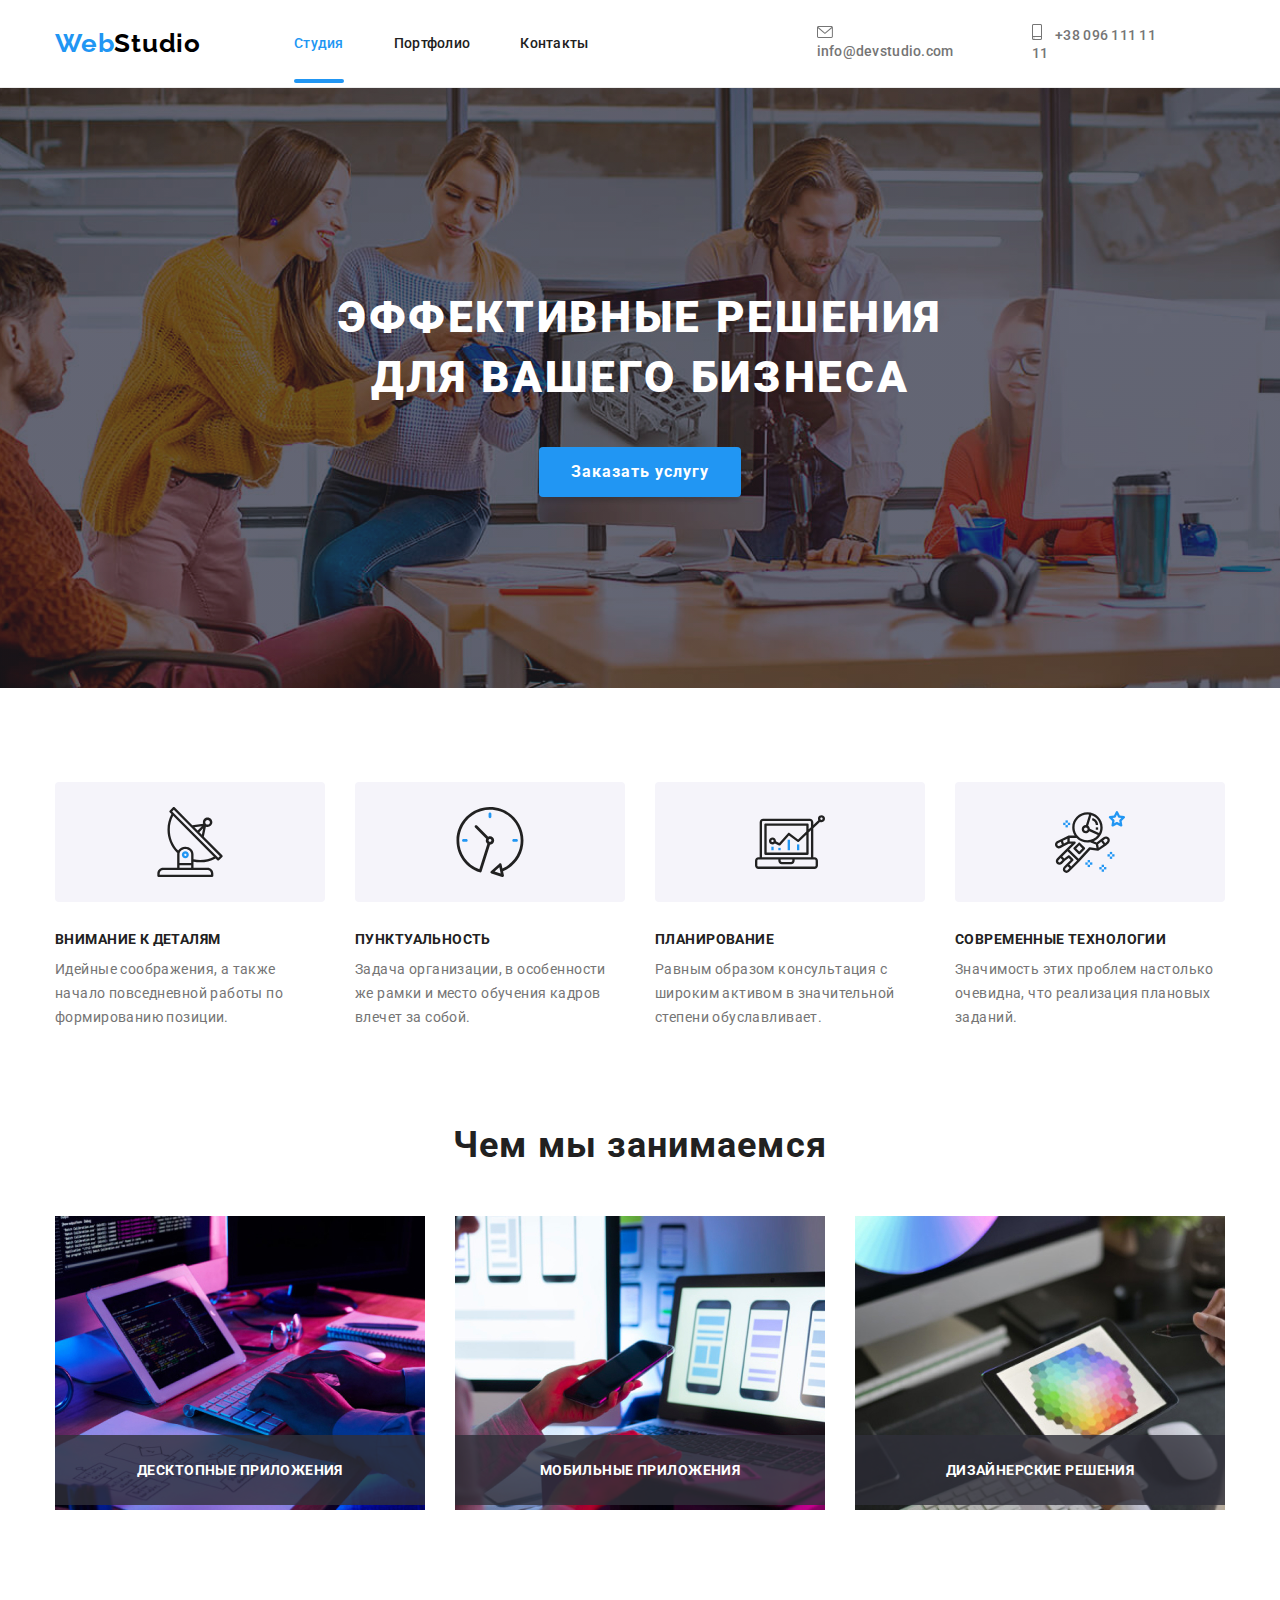
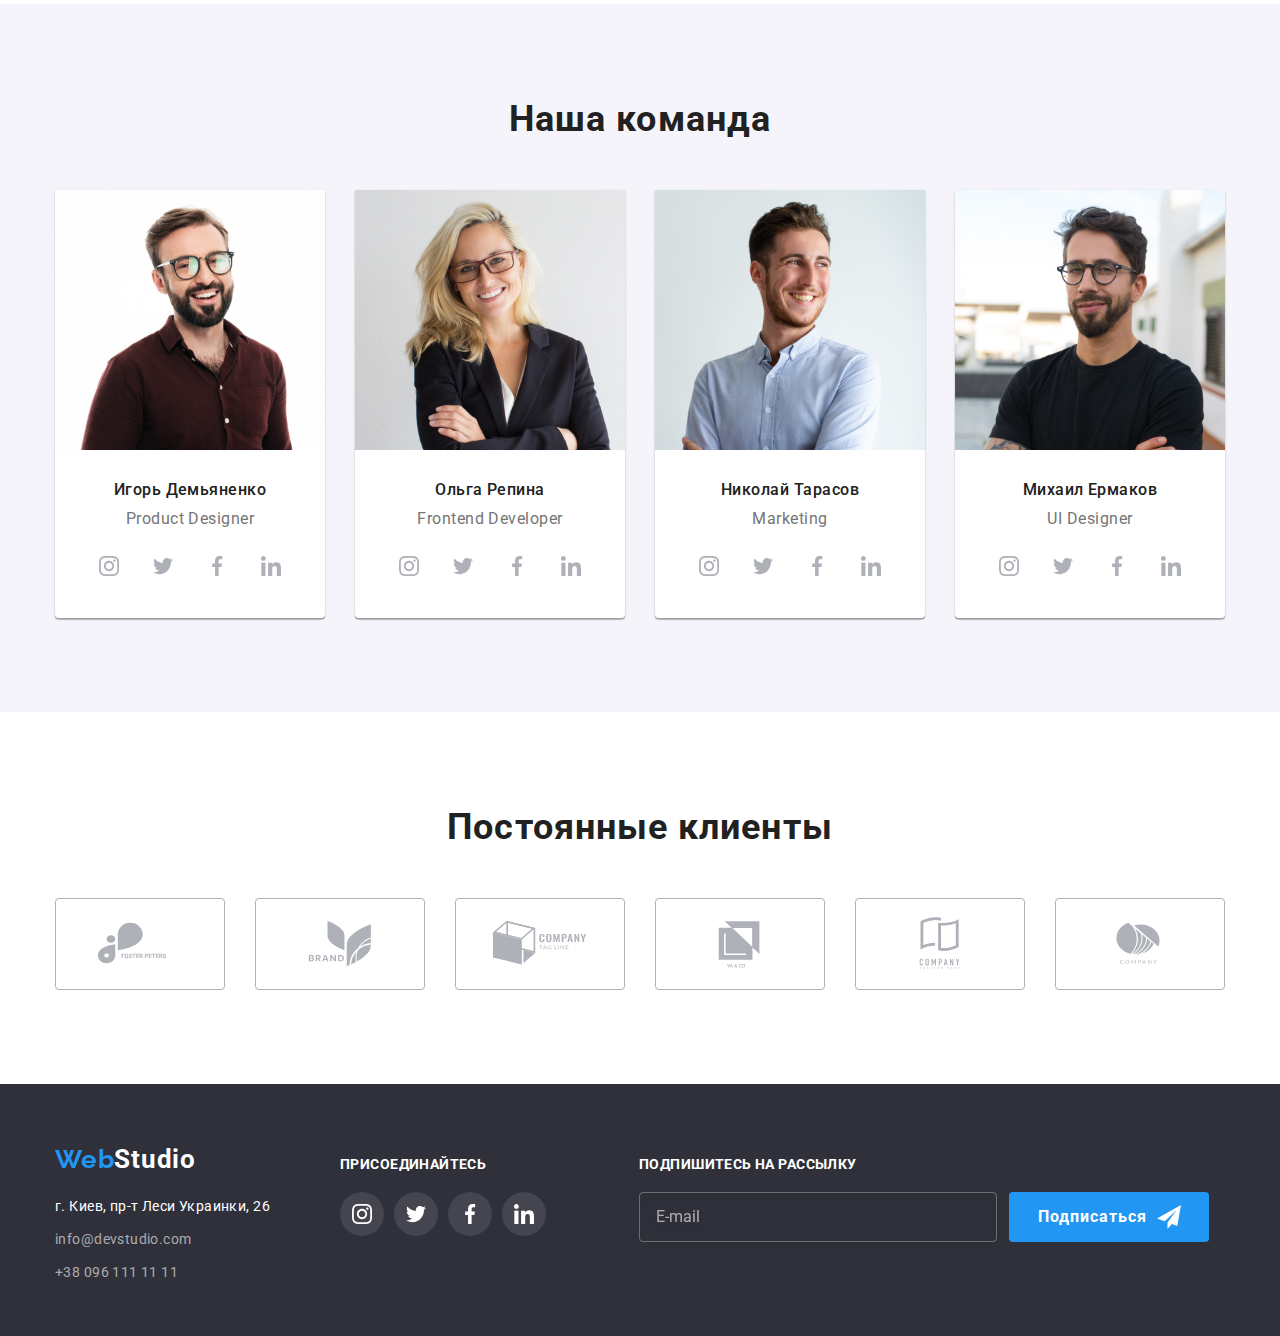
<file: index.html>
<!DOCTYPE html>
<html lang="ru">

<head>
    <meta charset="UTF-8">
    <meta http-equiv="X-UA-Compatible" content="IE=edge">
    <meta name="viewport" content="width=device-width, initial-scale=1.0">
    <title>Document</title>
    <link rel="preconnect" href="https://fonts.googleapis.com">
    <link rel="preconnect" href="https://fonts.gstatic.com" crossorigin>
    <link
        href="https://fonts.googleapis.com/css2?family=Raleway:wght@700&family=Roboto:wght@100;400;500;700;900&display=swap"
        rel="stylesheet">
    <link rel="stylesheet" href="css/modern-normalize.css">
    <link rel="stylesheet" href="css/styles.css">
</head>


<body>
    <!---   Хедер   -->
    <header class="header">
        <div class="header-div container">
            <nav class="header-nav">
                <a class="logo link" href="index.html">Web</a><a class="logo-header-studio link"
                    href="index.html">Studio</a>
                <ul class="header-list list">
                    <li class="header-li">
                        <a href="index.html" class="header-link link current">Студия</a>
                    </li>
                    <li class="header-li">
                        <a href="portfolio.html" class="header-link link">Портфолио</a>
                    </li>
                    <li class="header-li">
                        <a href="index.html" class="header-link link">Контакты</a>
                    </li>
                </ul>
                <div class="header-connect">
                    <ul class="header-list2 list">
                        <li class="header-li2">
                            <a href="mailto:info@devstudio.com" class="header-link2 link">
                                <svg class="header-icon" height="12" width="16">
                                    <use href="./images/icons.svg#icon-envelope"></use>
                                </svg>
                                info@devstudio.com
                            </a>
                        </li>
                        <li class="header-li2">
                            <a href="tel:+380961111111" class="header-link2 link">
                                <svg class="header-icon" height="16" width="10">
                                    <use href="./images/icons.svg#icon-smartphone"></use>
                                </svg>
                                +38 096 111 11 11</a>
                        </li>
                    </ul>
                </div>
            </nav>
        </div>
    </header>

    <main>



        <!---   Шапка    -->
        <section class="motto">
            <div class="motto-div container">
                <h1 class="motto-h1">Эффективные решения для вашего бизнеса</h1>
                <button type="button" class="motto-btn btn" data-modal-open>
                    Заказать услугу</button>
                <div class="backdrop is-hidden" data-modal>
                    <div class="modal-div">
                        <button type="button" class="modal-btn btn" data-modal-close>
                            <svg class="modal-icon" width="10" height="10">
                                <use href="./images/icons.svg#icon-Vector"></use>
                            </svg>
                        </button>
                        <h2 class="modal-h2">Оставьте свои данные, мы вам перезвоним</h2>
                        <form action="#" class="modal-form" >
                            <label for="modal-input" class="modal-label">Имя</label>
                        <div class="modal-input-svg-div">
                              <input 
                              type="text" 
                              class="modal-input"
                              name="user-name"
                              required
                              id="modal-input"
                              >
                            <svg class="modal-input-people-icon">
                              <use 
                                href="./images/icons.svg#icon-People" width="12" height="12">
                              </use>
                            </svg>
                        </div>
                            <label for="modal-input" class="modal-label">Телефон</label>
                        <div class="modal-input-svg-div">
                            <input 
                            type="tel"
                            class="modal-input"
                            required
                           name="user-tel" 
                           id="modal-input"
                            >
                            <svg class="modal-input-smartphone-icon">
                                <use href="./images/icons.svg#modal-smartphone" width="13" height="13"></use>
                            </svg>
                        </div>
                            <label for="modal-input" class="modal-label">Почта</label>
                        <div class="modal-input-svg-div">
                            <input
                             type="email" 
                             class="modal-input"
                             name="user-email"
                             id="modal-input"
                             >
                               <svg class="modal-input-envelope-icon">
                                   <use href="./images/icons.svg#modal-envelope" width="15" height="12"></use>
                               </svg>
                        </div>
                            <label for="comment" class="modal-label">Комментарий</label>
                             <textarea 
                             class="modal-textarea"
                             name="comment"
                             placeholder="Введите текст"
                             ></textarea>
                                
                             <div class="modal-checkbox-div">
                             <input 
                             type="checkbox" 
                             name="checkbox" 
                             value="done" 
                             class="modal-checkbox visually-hidden"
                             id="modal-checkbox"
                             required>
                             <label for="modal-checkbox" class="modal-checkbox-label">
                                Соглашаюсь с рассылкой и принимаю&nbsp;<a href="index.html" class="checkbox-link">Условия договора</a>
                             </label>
                            </div>
                            <div class="modal-submit-btn-div">
                                <button type="submit" class="modal-submit-btn btn">Отправить</button>
                            </div>
                            </form>
                            
                    </div>

                </div>
        </section>


        <!---   Гарантии    -->
        <section class="desctiption-div description">
            <div class="container">
                <ul class="description-list list">
                    <li class="desctiption-li">
                        <div class="desctiption-div-icon">
                            <svg class="description-icon" width="70" height="70">
                                <use href="./images/icons.svg#icon-antenna"></use>
                            </svg>
                        </div>
                        <h3 class="description-h3">
                            Внимание к деталям</h3>
                        <p class="description-p">Идейные соображения, а также начало повседневной работы по формированию
                            позиции.</p>
                    </li>
                    <li class="desctiption-li">
                        <div class="desctiption-div-icon">
                            <svg class="description-icon" width="70" height="70">
                                <use href="./images/icons.svg#icon-clock"></use>
                            </svg>
                        </div>
                        <h3 class="description-h3">
                            Пунктуальность</h3>
                        <p class="description-p">Задача организации, в особенности же рамки и место обучения кадров
                            влечет
                            за собой.</p>
                    </li>
                    <li class="desctiption-li">
                        <div class="desctiption-div-icon">
                            <svg class="description-icon" width="70" height="70">
                                <use href="./images/icons.svg#icon-diagram"></use>
                            </svg>
                        </div>
                        <h3 class="description-h3">
                            Планирование</h3>
                        <p class="description-p">Равным образом консультация с широким активом в значительной степени
                            обуславливает.</p>
                    </li>
                    <li class="desctiption-li">
                        <div class="desctiption-div-icon">
                            <svg class="description-icon" width="70" height="70">
                                <use href="./images/icons.svg#icon-astronaut"></use>
                            </svg>
                        </div>
                        <h3 class="description-h3">
                            Современные технологии</h3>
                        <p class="description-p">Значимость этих проблем настолько очевидна, что реализация плановых
                            заданий.</p>
                    </li>
                </ul>
            </div>
            </div>
        </section>


        <!---   Чем мы занимаемся   -->
        <section class="photo">
            <div class="container">
                <h2 class="photo-h2">Чем мы занимаемся</h2>
                <ul class="photo-list list">
                    <li class="photo-li">
                        <img class="photo-img" src="./images/img2.jpg" width="370" height="294"
                            alt="Клавиатура и планшет">
                        <div class="photo-h3-div">
                            <h3 class="photo-h3">Десктопные приложения</h3>
                        </div>
                    </li>
                    <li class="photo-li">
                        <img class="photo-img" src="./images/img1.jpg" width="370" height="294" alt="Телефон">
                        <div class="photo-h3-div">
                            <h3 class="photo-h3">Мобильные приложения</h3>
                        </div>
                    </li>
                    <li class="photo-li">
                        <img class="photo-img" src="./images/img.jpg" width="370" height="294" alt="Планшет">
                        <div class="photo-h3-div">
                            <h3 class="photo-h3">Дизайнерские решения</h3>
                        </div>
                    </li>
                </ul>
        </section>


        <!---   Наша команда    -->
        <section class="team">
            <div class="container">
                <h2 class="team-h2">Наша команда</h2>
                <ul class="team-list list">
                    <li class="team-li "><img class="team-img" src="./images/img3.jpg" width="270" height="260"
                            alt="Игорь Демьяненко">
                        <div class="team-li-div">
                            <h3 class="team-h3">Игорь Демьяненко</h3>
                            <p class="team-p" lang="en">Product Designer</p>
                            <ul class="team-icon-list list">
                                <li class="team-icon-li">
                                    <a href="" class="team-icon-link">
                                        <svg class="team-icon" width="20" height="20">
                                            <use href="./images/icons.svg#icon-instagram"></use>
                                        </svg>
                                    </a>
                                </li>
                                <li class="team-icon-li">
                                    <a href="" class="team-icon-link">
                                        <svg class="team-icon" width="20" height="20">
                                            <use href="./images/icons.svg#icon-twitter"></use>
                                        </svg>
                                    </a>
                                </li>
                                <li class="team-icon-li">
                                    <a href="" class="team-icon-link">
                                        <svg class="team-icon" width="20" height="20">
                                            <use href="./images/icons.svg#icon-facebook"></use>
                                        </svg>
                                    </a>
                                </li>
                                <li class="team-icon-li">
                                    <a href="" class="team-icon-link">
                                        <svg class="team-icon" width="20" height="20">
                                            <use href="./images/icons.svg#icon-linkedin"></use>
                                        </svg>
                                    </a>
                                </li>
                            </ul>
                    </li>
                    <li class="team-li ">
                        <img class="team-img" src="./images/img4.jpg" width="270" height="260" alt="Ольга Репина">
                        <div class="team-li-div">
                            <h3 class="team-h3">Ольга Репина</h3>
                            <p class="team-p" lang="en">Frontend Developer</p>
                            <ul class="team-icon-list list">
                                <li class="team-icon-li">
                                    <a href="" class="team-icon-link">
                                        <svg class="team-icon" width="20" height="20">
                                            <use href="./images/icons.svg#icon-instagram"></use>
                                        </svg>
                                    </a>
                                </li>
                                <li class="team-icon-li">
                                    <a href="" class="team-icon-link">
                                        <svg class="team-icon" width="20" height="20">
                                            <use href="./images/icons.svg#icon-twitter"></use>
                                        </svg>
                                    </a>
                                </li>
                                <li class="team-icon-li">
                                    <a href="" class="team-icon-link">
                                        <svg class="team-icon" width="20" height="20">
                                            <use href="./images/icons.svg#icon-facebook"></use>
                                        </svg>
                                    </a>
                                </li>
                                <li class="team-icon-li">
                                    <a href="" class="team-icon-link">
                                        <svg class="team-icon" width="20" height="20">
                                            <use href="./images/icons.svg#icon-linkedin"></use>
                                        </svg>
                                    </a>
                                </li>
                            </ul>
                        </div>
                    </li>
                    <li class="team-li "><img class="team-img" src="./images/img5.jpg" width="270" height="260"
                            alt="Николай Тарасов">
                        <div class="team-li-div">
                            <h3 class="team-h3">Николай Тарасов</h3>
                            <p class="team-p" lang="en">Marketing</p>
                            <ul class="team-icon-list list">
                                <li class="team-icon-li">
                                    <a href="" class="team-icon-link">
                                        <svg class="team-icon" width="20" height="20">
                                            <use href="./images/icons.svg#icon-instagram"></use>
                                        </svg>
                                    </a>
                                </li>
                                <li class="team-icon-li">
                                    <a href="" class="team-icon-link">
                                        <svg class="team-icon" width="20" height="20">
                                            <use href="./images/icons.svg#icon-twitter"></use>
                                        </svg>
                                    </a>
                                </li>
                                <li class="team-icon-li">
                                    <a href="" class="team-icon-link">
                                        <svg class="team-icon" width="20" height="20">
                                            <use href="./images/icons.svg#icon-facebook"></use>
                                        </svg>
                                    </a>
                                </li>
                                <li class="team-icon-li">
                                    <a href="" class="team-icon-link">
                                        <svg class="team-icon" width="20" height="20">
                                            <use href="./images/icons.svg#icon-linkedin"></use>
                                        </svg>
                                    </a>
                                </li>
                            </ul>
                        </div>
                    </li>
                    <li class="team-li "><img class="team-img" src="./images/img6.jpg" width="270" height="260"
                            alt="Михаил Ермаков">
                        <div class="team-li-div">
                            <h3 class="team-h3">Михаил Ермаков</h3>
                            <p class="team-p" lang="en">UI Designer</p>
                            <ul class="team-icon-list list">
                                <li class="team-icon-li">
                                    <a href="" class="team-icon-link">
                                        <svg class="team-icon" width="20" height="20">
                                            <use href="./images/icons.svg#icon-instagram"></use>
                                        </svg>
                                    </a>
                                </li>
                                <li class="team-icon-li">
                                    <a href="" class="team-icon-link">
                                        <svg class="team-icon" width="20" height="20">
                                            <use href="./images/icons.svg#icon-twitter"></use>
                                        </svg>
                                    </a>
                                </li>
                                <li class="team-icon-li">
                                    <a href="" class="team-icon-link">
                                        <svg class="team-icon" width="20" height="20">
                                            <use href="./images/icons.svg#icon-facebook"></use>
                                        </svg>
                                    </a>
                                </li>
                                <li class="team-icon-li">
                                    <a href="" class="team-icon-link">
                                        <svg class="team-icon" width="20" height="20">
                                            <use href="./images/icons.svg#icon-linkedin"></use>
                                        </svg>
                                    </a>
                                </li>
                            </ul>
                        </div>
                    </li>
                </ul>
            </div>
        </section>

        <section class="clients">
            <div class="clients-div container">
                <h2 class="clients-h2">Постоянные клиенты</h2>
                <ul class="clients-list list">
                    <li class="clients-li">
                        <a class="clients-icon-link" href="">
                            <svg class="clients-icon" width="106" height="60">
                                <use href="./images/icons.svg#icon-Logo"></use>
                            </svg>
                        </a>
                    </li>
                    <li class="clients-li">
                        <a class="clients-icon-link" href="">
                            <svg class="clients-icon" width="106" height="60">
                                <use href="./images/icons.svg#icon-Logo1"></use>
                            </svg>
                        </a>
                    </li>
                    <li class="clients-li">
                        <a class="clients-icon-link" href="">
                            <svg class="clients-icon" width="106" height="60">
                                <use href="./images/icons.svg#icon-Logo2"></use>
                            </svg>
                        </a>
                    </li>
                    <li class="clients-li">
                        <a class="clients-icon-link" href="">
                            <svg class="clients-icon" width="106" height="60">
                                <use href="./images/icons.svg#icon-Logo3"></use>
                            </svg>
                        </a>
                    </li>
                    <li class="clients-li">
                        <a class="clients-icon-link" href="">
                            <svg class="clients-icon" width="106" height="60">
                                <use href="./images/icons.svg#icon-Logo4"></use>
                            </svg>
                        </a>
                    </li>
                    <li class="clients-li">
                        <a class="clients-icon-link" href="">
                            <svg class="clients-icon" width="106" height="60">
                                <use href="./images/icons.svg#icon-Logo5"></use>
                            </svg>
                        </a>
                    </li>
                </ul>
            </div>


        </section>

    </main>
    <!---   Футер    -->
    <footer class="footer">
    <div class="footer-div container">
        <div class="footer-div-address">   
          <span class="footer-logo"><a href="index.html" class="logo link">Web</a><a class="logo-footer-studio link"
                    href="index.html">Studio</a></span>
            <address class="footer-address">
                <ul class="footer-list list">
                    <li class="footer-li"><a class="footer-location link"
                            href="https://www.google.com.ua/maps/place/%D0%B1%D1%83%D0%BB%D1%8C%D0%B2%D0%B0%D1%80+%D0%9B%D0%B5%D1%81%D1%96+%D0%A3%D0%BA%D1%80%D0%B0%D1%97%D0%BD%D0%BA%D0%B8,+26,+%D0%9A%D0%B8%D1%97%D0%B2,+02000/@50.4265841,30.5361971,17z/data=!4m13!1m7!3m6!1s0x40d4cf0e033ecbe9:0x57a4dffefec77da0!2z0LHRg9C70YzQstCw0YAg0JvQtdGB0ZYg0KPQutGA0LDRl9C90LrQuCwgMjYsINCa0LjRl9CyLCAwMjAwMA!3b1!8m2!3d50.4265807!4d30.5383858!3m4!1s0x40d4cf0e033ecbe9:0x57a4dffefec77da0!8m2!3d50.4265807!4d30.5383858">
                            г. Киев, пр-т Леси Украинки, 26</a></li>
                    <li class="footer-li"><a class="footer-link link"
                            href="mailto:info@devstudio.com">info@devstudio.com</a></li>
                    <li class="footer-li"><a class="footer-link link" href="tel:+380961111111">+38 096 111 11 11</a>
                    </li>
                </ul>
            </address>
        </div>
        <div class="footer-icon-div">
            <h3 class="footer-h3">
                ПРИСОЕДИНАЙТЕСЬ
            </h3>
            <ul class="footer-icon-list list">
                <li class="footer-icon-li">
                    <a href="" class="footer-icon-link">
                        <svg class="footer-icon" width="20" height="20">
                            <use href="./images/icons.svg#icon-instagram"></use>
                        </svg>
                    </a>
                </li>
                <li class="footer-icon-li">
                    <a href="" class="footer-icon-link">
                        <svg class="footer-icon" width="20" height="20">
                            <use href="./images/icons.svg#icon-twitter"></use>
                        </svg>
                    </a>
                </li>
                <li class="footer-icon-li">
                    <a href="" class="footer-icon-link">
                        <svg class="footer-icon" width="20" height="20">
                            <use href="./images/icons.svg#icon-facebook"></use>
                        </svg>
                    </a>
                </li>
                <li class="footer-icon-li">
                    <a href="" class="footer-icon-link">
                        <svg class="footer-icon" width="20" height="20">
                            <use href="./images/icons.svg#icon-linkedin"></use>
                        </svg>
                    </a>
                </li>
            </ul>
        </div>
        <div class="footer-input-div">
            <h3 class="footer-input-h3">Подпишитесь на рассылку</h3>
         <form action="" class="footer-input-form">
            <input 
                type="email" 
                class="footer-input"
                name="user-email"
                placeholder="E-mail"
                required></input>
                <button class="footer-input-btn btn" type="submit">
                    Подписаться
             <svg class="footer-input-icon" width="24" height="24">
                <use href="./images/icons.svg#icon-send"></use>
             </svg>
                </button>
         </form>        
        </div>
    </div>
    </footer>
    <script src="./js/modal.js"></script>
</body>

</html>
</file>
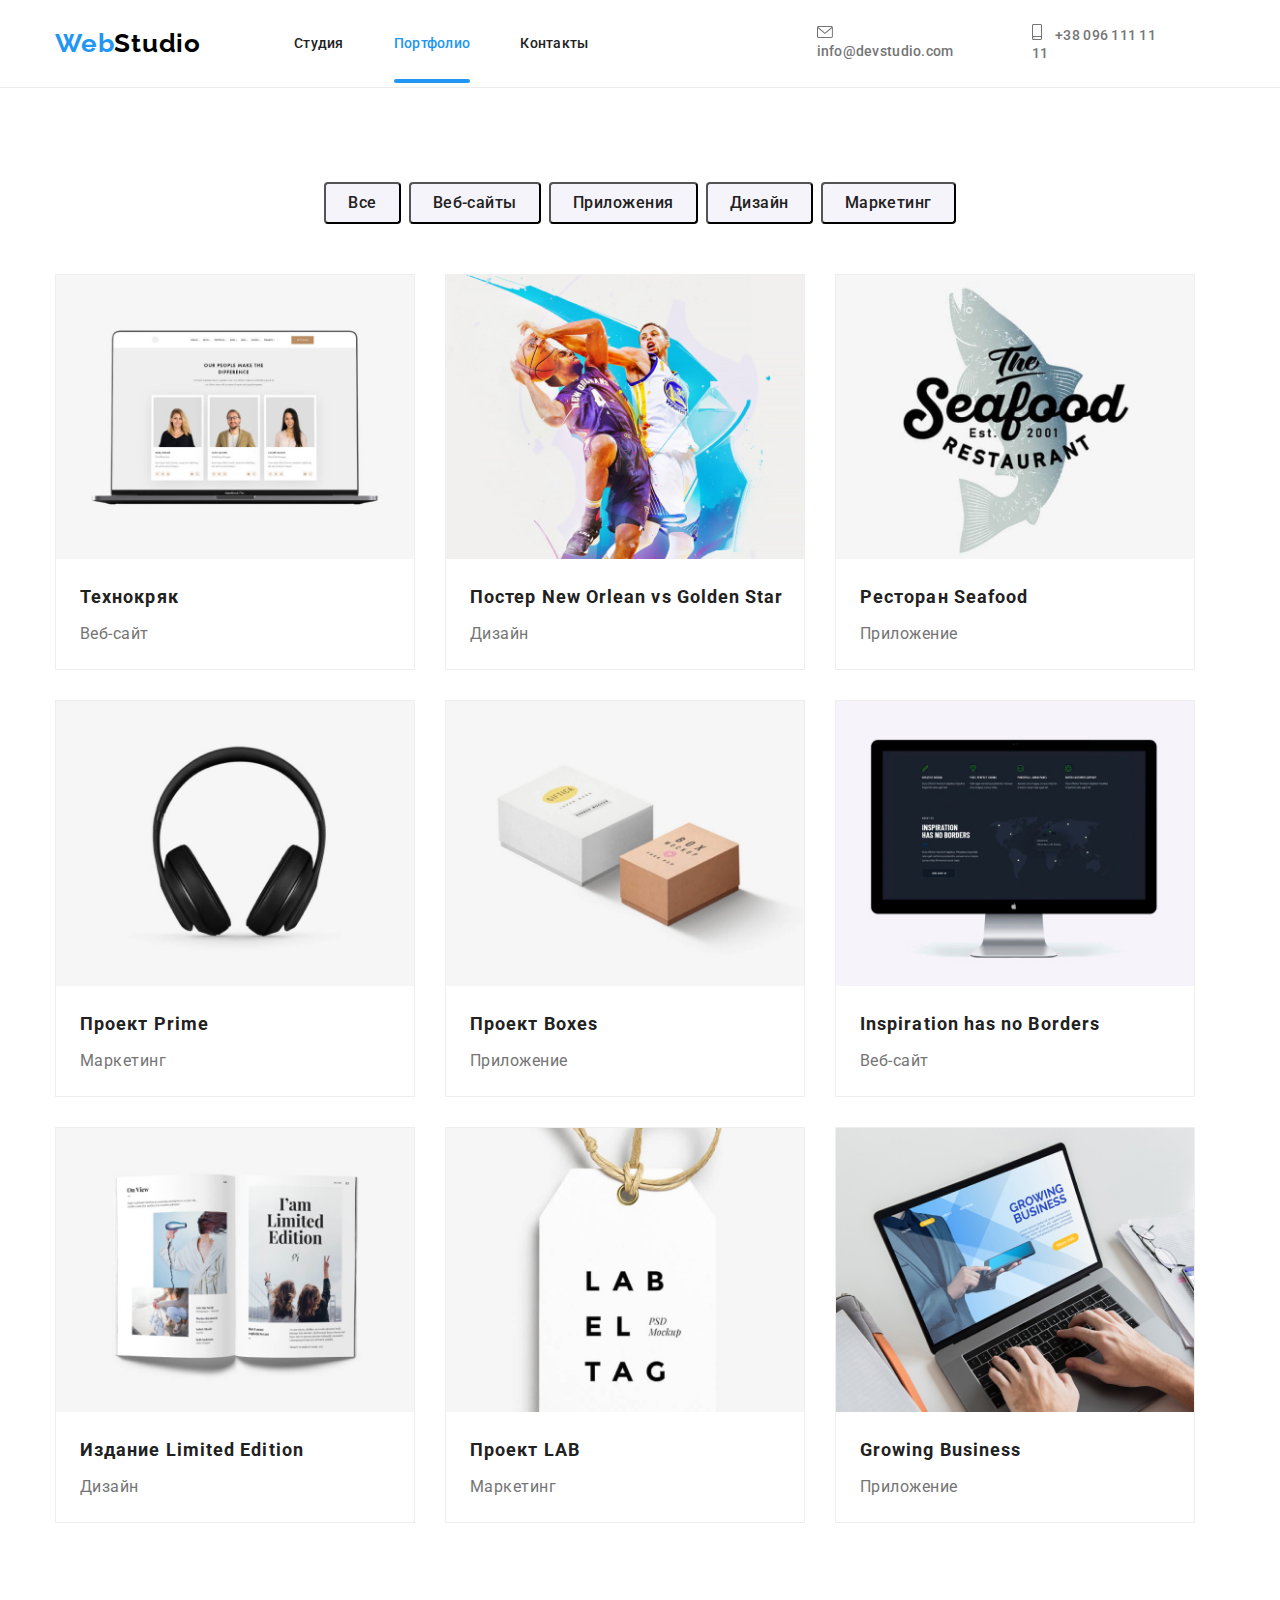
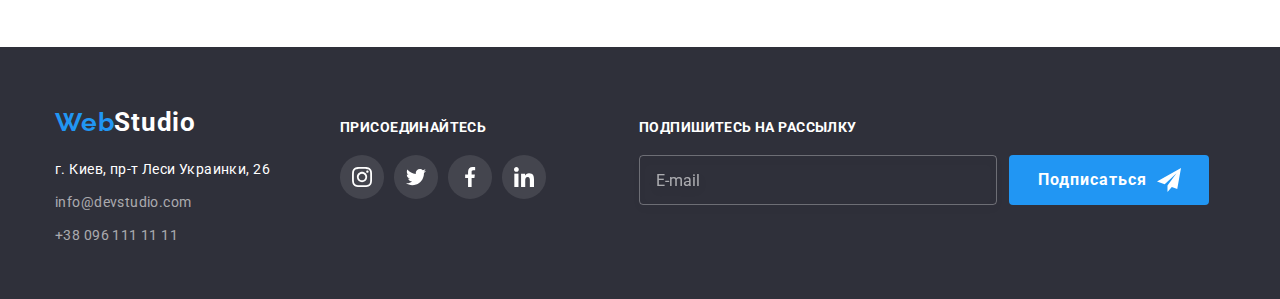
<file: portfolio.html>
<!DOCTYPE html>
<html lang="en">

<head>
    <meta charset="UTF-8">
    <meta http-equiv="X-UA-Compatible" content="IE=edge">
    <meta name="viewport" content="width=device-width, initial-scale=1.0">
    <title>Document</title>
    <link rel="preconnect" href="https://fonts.googleapis.com">
    <link rel="preconnect" href="https://fonts.gstatic.com" crossorigin>
    <link
        href="https://fonts.googleapis.com/css2?family=Raleway:wght@700&family=Roboto:wght@100;400;500;700;900&display=swap"
        rel="stylesheet">
    <link rel="stylesheet" href="css/modern-normalize.css">
    <link rel="stylesheet" href="css/styles.css">
</head>

<body>

    <!---   Хедер   -->
    <header class="header">
        <div class="header-div container">
            <nav class="header-nav">
                <a class="logo link" href="index.html">Web</a><a class="logo-header-studio link"
                    href="index.html">Studio</a>
                <ul class="header-list list">
                    <li class="header-li"><a href="index.html" class="header-link link">Студия</a></li>
                    <li class="header-li"><a href="portfolio.html" class="header-link link current">Портфолио</a></li>
                    <li class="header-li"><a href="index.html" class="header-link link">Контакты</a></li>
                </ul>
                <div class="header-connect">
                    <ul class="header-list2 list">
                        <li class="header-li2">
                            <a href="mailto:info@devstudio.com" class="header-link2 link">
                                <svg class="header-icon" height="12" width="16">
                                    <use href="./images/icons.svg#icon-envelope"></use>
                                </svg>
                                info@devstudio.com
                            </a>
                        </li>
                        <li class="header-li2">
                            <a href="tel:+380961111111" class="header-link2 link">
                                <svg class="header-icon" height="16" width="10">
                                    <use href="./images/icons.svg#icon-smartphone"></use>
                                </svg>
                                +38 096 111 11 11</a>
                        </li>
                    </ul>
                </div>
            </nav>
        </div>
    </header>

    <main>



        <!-- Главный контент -->
        <section class="maincontant">
            <div class="maincontant-div container">
                <ul class="nav-list list">
                    <li class="nav-li"><button class="nav-btn btn" type="button">Все</button></li>
                    <li class="nav-li"><button class="nav-btn btn" type="button">Веб-сайты</button></li>
                    <li class="nav-li"><button class="nav-btn btn" type="button">Приложения</button></li>
                    <li class="nav-li"><button class="nav-btn btn" type="button">Дизайн</button></li>
                    <li class="nav-li"><button class="nav-btn btn" type="button">Маркетинг</button></li>
                </ul>
                <ul class="maincontant-list list">
                    <li class="maincontant-li">
                        <a href="" class="maincontant-link link">
                        <div class="maincontant-div-img">
                        <img class="maincontant-img" src="./images/pcr.jpg" alt="Ноутбук" width="370" height="294">
                        <p class="maincontant-overflow-p">
                            Технокряк это современная площадка распространения коронавируса. Компании используют эту платформу для цифрового
                        шпионажа и атак на защищённые сервера конкурентов.
                    </p>    
                </div>
                        <div class="maincontant-div-li">
                            <h3 class="maincontant-h3">Технокряк</h3>
                            <p class="maincontant-p">Веб-сайт</p>
                        </div>
                        </a>
                    </li>
                    <li class="maincontant-li">
                        <a href="" class="maincontant-link link">
                            <div class="maincontant-div-img">
                        <img class="maincontant-img" src="./images/pcr1.jpg" alt="Лого баскетбол" width="370"
                            height="294">
                            <p class="maincontant-overflow-p">
                                Lorem ipsum dolor sit amet consectetur adipisicing elit. Vel alias modi similique praesentium officia quo accusantium,
                                ut inventore saepe eius maxime aspernatur optio nulla cumque molestiae hic, nesciunt rem id!
                            </p>
                            </div>
                        <div class="maincontant-div-li">
                            <h3 class="maincontant-h3">Постер New Orlean vs Golden Star</h3>
                            <p class="maincontant-p">Дизайн</p>
                        </div>
                        </a>
                    </li>
                    <li class="maincontant-li">
                        <a href="" class="maincontant-link link">
                            <div class="maincontant-div-img">
                        <img class="maincontant-img" src="./images/pcr2.jpg" alt="Лого акула" width="370" height="294">                        
                        <p class="maincontant-overflow-p">
                            Lorem ipsum dolor sit amet consectetur adipisicing elit. Vel alias modi similique praesentium officia quo accusantium,
                            ut inventore saepe eius maxime aspernatur optio nulla cumque molestiae hic, nesciunt rem id!
                        </p>
                        </div>
                        <div class="maincontant-div-li">
                            <h3 class="maincontant-h3">Ресторан Seafood</h3>
                            <p class="maincontant-p">Приложение</p>
                        </div>
                    </a>
                    </li>
                    <li class="maincontant-li">
                        <a href="" class="maincontant-link link">
                            <div class="maincontant-div-img">
                        <img class="maincontant-img" src="./images/pcr3.jpg" alt="Наушники" width="370" height="294">
                        <p class="maincontant-overflow-p">
                            Lorem ipsum dolor sit amet consectetur adipisicing elit. Vel alias modi similique praesentium officia quo accusantium,
                            ut inventore saepe eius maxime aspernatur optio nulla cumque molestiae hic, nesciunt rem id!
                        </p>
                        </div>
                        <div class="maincontant-div-li">
                            <h3 class="maincontant-h3">Проект Prime</h3>
                            <p class="maincontant-p">Маркетинг</p>
                        </div>
                        </a>
                    </li>
                    <li class="maincontant-li">
                        <a href="" class="maincontant-link link">
                            <div class="maincontant-div-img">
                        <img class="maincontant-img" src="./images/pcr4.jpg" alt="Коробки" width="370" height="294">
                        <p class="maincontant-overflow-p">
                            Lorem ipsum dolor sit amet consectetur adipisicing elit. Vel alias modi similique praesentium officia quo accusantium,
                            ut inventore saepe eius maxime aspernatur optio nulla cumque molestiae hic, nesciunt rem id!
                        </p>
                        </div>
                        <div class="maincontant-div-li">
                            <h3 class="maincontant-h3">Проект Boxes</h3>
                            <p class="maincontant-p">Приложение</p>
                        </div>
                        </a>
                    </li>
                    <li class="maincontant-li">
                        <a href="" class="maincontant-link link">
                            <div class="maincontant-div-img">
                        <img class="maincontant-img" src="./images/pcr5.jpg" alt="Монитор" width="370" height="294">
                        <p class="maincontant-overflow-p">
                            Lorem ipsum dolor sit amet consectetur adipisicing elit. Vel alias modi similique praesentium officia quo accusantium,
                            ut inventore saepe eius maxime aspernatur optio nulla cumque molestiae hic, nesciunt rem id!
                        </p>
                        </div>
                        <div class="maincontant-div-li">
                            <h3 class="maincontant-h3">Inspiration has no Borders</h3>
                            <p class="maincontant-p">Веб-сайт</p>
                        </div>
                        </a>
                    </li>
                    <li class="maincontant-li">
                        <a href="" class="maincontant-link link">
                            <div class="maincontant-div-img">
                        <img class="maincontant-img" src="./images/pcr6.jpg" alt="Книга" width="370" height="294">
                        <p class="maincontant-overflow-p">
                            Lorem ipsum dolor sit amet consectetur adipisicing elit. Vel alias modi similique praesentium officia quo accusantium,
                            ut inventore saepe eius maxime aspernatur optio nulla cumque molestiae hic, nesciunt rem id!
                        </p>      
                        </div>
                        <div class="maincontant-div-li">
                            <h3 class="maincontant-h3">Издание Limited Edition</h3>
                            <p class="maincontant-p">Дизайн</p>
                        </div>
                        </a>
                    </li>
                    <li class="maincontant-li">
                        <a href="" class="maincontant-link link">
                            <div class="maincontant-div-img">
                        <img class="maincontant-img" src="./images/pcr7.jpg" alt="Цепь" width="370" height="294">
                        <p class="maincontant-overflow-p">
                            Lorem ipsum dolor sit amet consectetur adipisicing elit. Vel alias modi similique praesentium officia quo accusantium,
                            ut inventore saepe eius maxime aspernatur optio nulla cumque molestiae hic, nesciunt rem id!
                        </p>
                        </div>
                        <div class="maincontant-div-li">
                            <h3 class="maincontant-h3">Проект LAB</h3>
                            <p class="maincontant-p">Маркетинг</p>
                        </div>
                        </a>
                    </li>
                    <li class="maincontant-li">
                        <a href="" class="maincontant-link link">
                            <div class="maincontant-div-img">
                        <img class="maincontant-img" src="./images/pcr8.jpg" alt="Ноутбук" width="370" height="294">
                        <p class="maincontant-overflow-p">
                            Lorem ipsum dolor sit amet consectetur adipisicing elit. Vel alias modi similique praesentium officia quo accusantium,
                            ut inventore saepe eius maxime aspernatur optio nulla cumque molestiae hic, nesciunt rem id!
                        </p>
                        </div>
                        <div class="maincontant-div-li">
                            <h3 class="maincontant-h3">Growing Business</h3>
                            <p class="maincontant-p">Приложение</p>
                        </div>
                        </a>
                    </li>
                </ul>
            </div>
        </section>


    </main>
    <!---   Футер    -->
    <footer class="footer">
        <div class="footer-div container">
            <div class="footer-div-address">
                <span class="footer-logo"><a href="index.html" class="logo link">Web</a><a class="logo-footer-studio link"
                        href="index.html">Studio</a></span>
                <address class="footer-address">
                    <ul class="footer-list list">
                        <li class="footer-li"><a class="footer-location link"
                                href="https://www.google.com.ua/maps/place/%D0%B1%D1%83%D0%BB%D1%8C%D0%B2%D0%B0%D1%80+%D0%9B%D0%B5%D1%81%D1%96+%D0%A3%D0%BA%D1%80%D0%B0%D1%97%D0%BD%D0%BA%D0%B8,+26,+%D0%9A%D0%B8%D1%97%D0%B2,+02000/@50.4265841,30.5361971,17z/data=!4m13!1m7!3m6!1s0x40d4cf0e033ecbe9:0x57a4dffefec77da0!2z0LHRg9C70YzQstCw0YAg0JvQtdGB0ZYg0KPQutGA0LDRl9C90LrQuCwgMjYsINCa0LjRl9CyLCAwMjAwMA!3b1!8m2!3d50.4265807!4d30.5383858!3m4!1s0x40d4cf0e033ecbe9:0x57a4dffefec77da0!8m2!3d50.4265807!4d30.5383858">
                                г. Киев, пр-т Леси Украинки, 26</a></li>
                        <li class="footer-li"><a class="footer-link link"
                                href="mailto:info@devstudio.com">info@devstudio.com</a></li>
                        <li class="footer-li"><a class="footer-link link" href="tel:+380961111111">+38 096 111 11 11</a>
                        </li>
                    </ul>
                </address>
            </div>
            <div class="footer-icon-div">
                <h3 class="footer-h3">
                    ПРИСОЕДИНАЙТЕСЬ
                </h3>
                <ul class="footer-icon-list list">
                    <li class="footer-icon-li">
                        <a href="" class="footer-icon-link">
                            <svg class="footer-icon" width="20" height="20">
                                <use href="./images/icons.svg#icon-instagram"></use>
                            </svg>
                        </a>
                    </li>
                    <li class="footer-icon-li">
                        <a href="" class="footer-icon-link">
                            <svg class="footer-icon" width="20" height="20">
                                <use href="./images/icons.svg#icon-twitter"></use>
                            </svg>
                        </a>
                    </li>
                    <li class="footer-icon-li">
                        <a href="" class="footer-icon-link">
                            <svg class="footer-icon" width="20" height="20">
                                <use href="./images/icons.svg#icon-facebook"></use>
                            </svg>
                        </a>
                    </li>
                    <li class="footer-icon-li">
                        <a href="" class="footer-icon-link">
                            <svg class="footer-icon" width="20" height="20">
                                <use href="./images/icons.svg#icon-linkedin"></use>
                            </svg>
                        </a>
                    </li>
                </ul>
            </div>
            <div class="footer-input-div">
                <h3 class="footer-input-h3">Подпишитесь на рассылку</h3>
                <form action="" class="footer-input-form">
                    <input type="email" class="footer-input" name="user-email" placeholder="E-mail" required></input>
                    <button class="footer-input-btn btn" type="submit">
                        Подписаться
                        <svg class="footer-input-icon" width="24" height="24">
                            <use href="./images/icons.svg#icon-send"></use>
                        </svg>
                    </button>
                </form>
            </div>
        </div>
    </footer>
</body>

</html>
</file>
<file: css/styles.css>
/* ОБЩИЕ КЛАССЫ */
body {
  background: #e5e5e5;
  font-family: Roboto;
}
.btn {
  cursor: pointer;
}
.list {
  list-style-type: none;
}
.link {
  text-decoration: none;
}
.container {
  width: 1200px;
  padding-right: 15px;
  padding-left: 15px;
  margin: 0 auto;
}
.visually-hidden {
    position: absolute;
    white-space: nowrap;
    width: 1px;
    height: 1px;
    overflow: hidden;
    border: 0;
    padding: 0;
    clip: rect(0 0 0 0);
    clip-path: inset(50%);
    margin: -1px;
}

/* СБРОС СТИЛЕЙ */
h1,
h2,
h3,
h4,
h5,
h6,
p {
  margin: 0px;
}
ul {
  margin: 0px;
  padding: 0px;
}
img {
  display: block;
}

/* INDEX-HTML */
/* Логотип */
.logo {
  font-family: Raleway;
  font-weight: 700;
  line-height: 1.19;
  font-style: normal;
  font-size: 26px;
  letter-spacing: 0.03em;
  color: #2196f3;
}
.logo-header-studio {
  font-family: Raleway;
  font-weight: 700;
  line-height: 1.19;
  font-style: normal;
  font-size: 26px;
  letter-spacing: 0.03em;
  color: #000000;
}
.logo-footer-studio {
  font-weight: 700;
  line-height: 1.19;
  letter-spacing: 0.03em;
  font-style: normal;
  font-size: 26px;
  color: #ffffff;
}
/* Хедер */
.header {
  padding-top: 24px;
  padding-bottom: 24px;
  border-bottom: 1px solid #ececec;
  background-color: #ffffff;
}
.header-nav {
  display: flex;
  align-items: center;
  justify-content: space-between;
}
.header-div {
  display: flex;
  align-items: center;
}
.header-list {
  display: flex;
  margin-left: 93px;
}
.header.connect {
  display: flex;
  margin-left: auto;
}
.header-list2 {
  display: flex;
  margin-left: 178px;
}
.header-icon {
  margin-right: 10px;
}

.header-li {
  margin-right: 50px;
  cursor: pointer;
}
.header-li2 {
  margin-right: 50px;
  cursor: pointer;
}
.header-li2:last-child {
  margin-right: 50px;
}
.header-link {
  line-height: 1.14;
  letter-spacing: 0.02em;
  color: #212121;
  font-weight: 500;
  font-style: normal;
  font-size: 14px;
  transition: color 250ms cubic-bezier(0.4, 0, 0.2, 1);
  padding-bottom: 32px;
  padding-top: 32px;
}
.header-link:focus,
.header-link:hover {
  color: #2196f3;
}
.header-link2 {
  line-height: 1.14;
  letter-spacing: 0.02em;
  color: #757575;
  font-weight: 500;
  font-size: 14px;
  font-style: normal;
  transition: color 250ms cubic-bezier(0.4, 0, 0.2, 1);
  padding-bottom: 32px;
  padding-top: 32px;
}
.header-link2:focus,
.header-link2:hover {
  color: #2196f3;
}
.header-link.current::after {
  content: "";
  position: absolute;
  width: 100%;
  left: 0;
  bottom: 0px;
  background-color: #2196f3;
  height: 4px;
  border-radius: 2px;
}
.current {
  position: relative;
  color: #2196f3;
}

/* Шапка */
.motto {
  background: #2f303a;
  height: 600px;
  background-image: linear-gradient(
      rgba(47, 48, 58, 0.4),
      rgba(47, 48, 58, 0.4)
    ),
    url(../images/background.jpg);
  background-size: cover;
  max-width: 1600px;
  background-position: center;
  background-repeat: no-repeat;
  margin-right: auto;
  margin-left: auto;
}
.motto-div {
  padding-top: 200px;
  padding-bottom: 210px;
}
.motto-h1 {
  line-height: 1.36;
  text-align: center;
  letter-spacing: 0.06em;
  text-transform: uppercase;
  color: #ffffff;
  font-style: normal;
  font-weight: 900;
  font-size: 44px;
  text-align: center;
  width: 696px;
  display: inline-block;
  padding-bottom: 40px;
  width: 696px;
  display: flex;
  margin: 0 auto;
}
.motto-btn {
  font-weight: 700;
  line-height: 1.88;
  display: flex;
  align-items: center;
  text-align: center;
  letter-spacing: 0.06em;
  color: #ffffff;
  background: #2196f3;
  box-shadow: 0px 4px 4px rgba(0, 0, 0, 0.15);
  border-radius: 4px;
  font-style: normal;
  border: 0px;
  font-size: 16px;
  height: 50px;
  margin: 0 auto;
  padding: 10px 32px;
  transition: color 250ms cubic-bezier(0.4, 0, 0.2, 1),
    background-color 250ms cubic-bezier(0.4, 0, 0.2, 1);
}
.backdrop {
  width: 100vw;
  height: 100vh;
  background-color: rgba(0, 0, 0, 0.1);
  position: fixed;
  top: 0;
  left: 0;
  transition: opacity 350ms, visibility 350ms;
  z-index: 1;
}
.backdrop.is-hidden {
  display: none;
}
.modal-div {
  width: 528px;
  background-color: #ffffff;
  border-radius: 4px;
  position: absolute;
  top: 50%;
  left: 50%;
  transform: scale(1) rotate(0) translate(-50%, -50%);
  transition: transform 350ms;
  padding-right: 41px;
  padding-left: 40px;
  padding-top: 40px;
  padding-bottom: 40px;
}
.modal-btn {
  position: absolute;
  top: 8px;
  right: 8px;
  width: 30px;
  height: 30px;
  background-color: transparent;
  border: 0;
  border-radius: 50%;
  display: flex;
  align-items: center;
  justify-content: center;
  color: #000000;
}

.modal-icon {
  fill: currentColor;
  transition: color 250ms cubic-bezier(0.4, 0, 0.2, 1);
}
.modal-btn:hover,
.modal-btn:focus {
  color: #2196f3;
}
.modal-h2 {
  font-style: normal;
  font-weight: bold;
  font-size: 20px;
  line-height: 23px;
  text-align: center;
  letter-spacing: 0.03em;
  color: #212121;
  padding-bottom: 12px;
}
.modal-form {
}

.modal-input {
  border: 1px solid rgba(33, 33, 33, 0.2);
  box-sizing: border-box;
  border-radius: 4px;
  padding-left: 42px;
  padding-top: 12px;
  padding-bottom: 12px;
  cursor: pointer;
  width: 100%;
  height: 40px;
  outline: none;
  transition:  border-color 250ms cubic-bezier(0.4, 0, 0.2, 1)
}
.modal-input:focus + .modal-input-people-icon {
  border-color: #188ce8;
  color: #2196f3;
}
.modal-input:focus + .modal-input-smartphone-icon {
  border-color: #188ce8;
  color: #2196f3;
}
.modal-input:focus + .modal-input-envelope-icon {
  border-color: #188ce8;
  color: #2196f3;
}
.modal-input:focus {
  border-color: #2196f3;
}
.modal-label {
  font-style: normal;
  font-weight: normal;
  font-size: 12px;
  line-height: 14px;
  letter-spacing: 0.01em;
  color: #757575;
}
.modal-submit-btn-div {
  justify-content: center;
  display: flex;
  align-items: center;
  align-content: center;
}
.modal-submit-btn {
  width: 200px;
  height: 50px;
  background: #188ce8;
  border-radius: 4px;
  font-style: normal;
  font-weight: bold;
  font-size: 16px;
  line-height: 30px;
  display: flex;
  align-items: center;
  justify-content: center;
  letter-spacing: 0.06em;
  color: #ffffff;
  transition: box-shadow 250ms cubic-bezier(0.4, 0, 0.2, 1);
  border: 0px;
}
.modal-submit-btn:focus,
.modal-submit-btn:hover {
  box-shadow: 0px 4px 4px rgba(0, 0, 0, 0.15);
}
.modal-checkbox-div {
  height: 24px;
  margin-bottom: 30px;
}
.modal-checkbox {
  width: 16px;
  height: 15px;
}
.modal-checkbox-label {
  font-style: normal;
  font-weight: normal;
  font-size: 14px;
  line-height: 1.71;
  letter-spacing: 0.03em;
  color: #757575;
  align-items: center;
  display: flex;
  justify-content: center;
}
.checkbox-link {
  color: #2196f3;
}
.modal-checkbox-label::before {
  content: "";
  display: block;
  width: 16px;
  height: 15px;
  border-radius: 2px;
  display: block;
  border: 0.2px solid #000000;
  margin-right: 8.38px;
}
.modal-checkbox:checked + .modal-checkbox-label::before {
  background-image: url(../images/checkbox.jpg);
  background-position: center;
  background-size: cover;
  background-repeat: no-repeat;
  border: none;
}
.modal-textarea {
  width: 448px;
  height: 120px;
  border: 1px solid rgba(33, 33, 33, 0.2);
  box-sizing: border-box;
  border-radius: 4px;
  margin-bottom: 20px;
  padding: 16px 12px;
  margin-top: 4px;
  outline: none;
  resize: none;
  cursor: pointer;
}
.modal-textarea:focus,
.modal-textarea:hover {
  border-color: #2196f3;

}
.modal-textarea::placeholder {
  color: rgba(117, 117, 117, 0.5);
}
.modal-input-svg-div {
  position: relative;
  height: 40px;
  margin-bottom: 10px;
  width: 448px;
  margin-top: 4px;
}
.modal-input-people-icon {
  color: #212121
  fill: currentColor;
  position: absolute;
  width: 12px;
  height: 12px;
  top: 50%;
  left: 15px;
  transform: translateY(-50%);
  transition: color 250ms cubic-bezier(0.4, 0, 0.2, 1), 
  border-color 250ms cubic-bezier(0.4, 0, 0.2, 1)
}
.modal-input-smartphone-icon {
  position: absolute;
  width: 13px;
  height: 13px;
  top: 50%;
  transform: translateY(-50%);
  left: 14.27px;
  transition: color 250ms cubic-bezier(0.4, 0, 0.2, 1),
  border-color 250ms cubic-bezier(0.4, 0, 0.2, 1)
}
.modal-input-envelope-icon {
  position: absolute;
  top: 50%;
  transform: translateY(-50%);
  width: 15px;
  height: 12px;
  left: 13.5px;
  transition: color 250ms cubic-bezier(0.4, 0, 0.2, 1),
  border-color 250ms cubic-bezier(0.4, 0, 0.2, 1)
}
/* Гарантии */
.description {
  background-color: #ffffff;
  padding-top: 94px;
  padding-bottom: 94px;
}
.desctiption-div {
  display: flex;
}
.desctiption-div-icon {
  background-color: #f5f4fa;
  border-radius: 4px;
  width: 270px;
  height: 120px;
  margin-bottom: 30px;
  display: flex;
  align-items: center;
  justify-content: center;
}

.description-icon {
}
.description-list {
  display: flex;
}
.description-h3 {
  font-weight: 700;
  line-height: 1.14;
  letter-spacing: 0.03em;
  text-transform: uppercase;
  color: #212121;
  font-style: normal;
  font-size: 14px;
}
.desctiption-li {
  padding-right: 30px;
}
.description-p {
  line-height: 1.71;
  letter-spacing: 0.03em;
  color: #757575;
  font-style: normal;
  font-weight: 400;
  font-size: 14px;
  margin-top: 10px;
}

/* Чем мы занимаемся */
.photo {
  padding-bottom: 94px;
  background-color: #ffffff;
}
.photo-h2 {
  font-weight: 700;
  line-height: 1.17;
  text-align: center;
  letter-spacing: 0.03em;
  color: #212121;
  font-style: normal;
  font-size: 36px;
  margin-bottom: 50px;
}
.photo-list {
  display: flex;
}
.photo-li {
  padding-right: 30px;
}
.photo-h3-div {
  width: 369.98px;
  height: 70px;
  background-color: rgba(47, 48, 58, 0.8);
  display: flex;
  justify-content: center;
  align-items: center;
  position: absolute;
  top: 1435px;
}
.photo-h3 {
  font-style: normal;
  font-weight: bold;
  font-size: 14px;
  line-height: 16px;
  text-align: center;
  letter-spacing: 0.03em;
  text-transform: uppercase;
  color: #ffffff;
}
.photo-img {
}

/* Наша команда */
.team {
  background-color: #f5f4fa;
  padding-top: 94px;
  padding-bottom: 94px;
}
.team-h2 {
  font-weight: 700;
  line-height: 1.17;
  text-align: center;
  letter-spacing: 0.03em;
  color: #212121;
  font-style: normal;
  font-size: 36px;
  margin-bottom: 50px;
}
.team-list {
  display: flex;
}
.team-link-icon {
  display: flex;
}
.team-icon-list {
  display: flex;
  justify-content: center;
}
.team-icon-li {
  width: 44px;
  height: 44px;
}
.team-icon-link {
  width: 100%;
  height: 100%;
  border-radius: 50%;
  display: flex;
  align-items: center;
  justify-content: center;
  color: #afb1b8;
  transition: color 250ms cubic-bezier(0.4, 0, 0.2, 1),
    background-color 250ms cubic-bezier(0.4, 0, 0.2, 1);
}
.team-icon-link:focus,
.team-icon-link:hover {
  background-color: #2196f3;
  color: #ffffff;
}

.team-icon-li + .team-icon-li {
  margin-left: 10px;
}
.team-icon {
  fill: currentColor;
}
.team-li {
  background: #ffffff;
  box-shadow: 0px 1px 3px rgba(0, 0, 0, 0.12), 0px 1px 1px rgba(0, 0, 0, 0.14),
    0px 2px 1px rgba(0, 0, 0, 0.2);
  border-radius: 0px 0px 4px 4px;
  margin-right: 30px;
}
.team-li-div {
  padding-top: 30px;
  padding-bottom: 30px;
}
.team-li:last-child {
  margin-right: 0px;
}
.team-img {
}
.team-h3 {
  line-height: 1.19;
  text-align: center;
  letter-spacing: 0.03em;
  color: #212121;
  font-style: normal;
  font-weight: 500;
  font-size: 16px;
  margin-bottom: 10px;
}
.team-p {
  line-height: 1.19;
  text-align: center;
  letter-spacing: 0.03em;
  color: #757575;
  font-style: normal;
  font-weight: 400;
  font-size: 16px;
  margin-bottom: 16px;
}

.clients {
  background-color: #ffffff;
  padding-top: 94px;
  padding-bottom: 94px;
}
.clients-div {
}
.clients-list {
  display: flex;
  justify-content: center;
}
.clients-icon-link {
  width: 170px;
  height: 92px;
  border: 1px solid #afb1b8;
  box-sizing: border-box;
  border-radius: 4px;
  display: flex;
  justify-content: center;
  align-items: center;
  color: #afb1b8;
  transition: color 250ms cubic-bezier(0.4, 0, 0.2, 1),
    background-color 250ms cubic-bezier(0.4, 0, 0.2, 1);
}
.clients-icon-link:hover,
.clients-icon-link:focus {
  border-color: #2196f3;
  color: #2196f3;
}
.clients-li {
}
.clients-li + .clients-li {
  margin-left: 30px;
}
.clients-icon {
  fill: currentColor;
}

.clients-h2 {
  margin-bottom: 50px;
  font-style: normal;
  font-weight: bold;
  font-size: 36px;
  line-height: 42px;
  text-align: center;
  letter-spacing: 0.03em;
  color: #212121;
}
/* Футер */
.footer {
  background: #2f303a;
  padding-top: 60px;
  padding-bottom: 60px;
  height: 252px;
}
.footer-div {
  height: 132px;
  display: flex;
}
.footer-div-address {
  margin-right: 70px;
}
.footer-address {
  padding-top: 20px;
}
.footer-logo {
  display: inline-block;
}
.footer-list {
}
.footer-li {
  margin-bottom: 9px;
}
.footer-li:last-child {
  margin-bottom: 0px;
}
.footer-location {
  font-style: normal;
  line-height: 1.71;
  letter-spacing: 0.03em;
  color: #ffffff;
  font-style: normal;
  font-weight: 400;
  font-size: 14px;
}
.footer-link {
  font-style: normal;
  line-height: 1.71;
  letter-spacing: 0.03em;
  color: rgba(255, 255, 255, 0.6);
  font-style: normal;
  font-weight: 400;
  font-size: 14px;
}
.footer-icon-list {
  display: flex;
}
.footer-icon-li {
  width: 44px;
  height: 44px;
}
.footer-icon-li + .footer-icon-li {
  margin-left: 10px;
}
.footer-icon {
}
.footer-h3 {
  padding-bottom: 20px;
  font-style: normal;
  font-weight: bold;
  font-size: 14px;
  line-height: 16px;
  letter-spacing: 0.03em;
  text-transform: uppercase;
  color: #ffffff;
}

.footer-icon-link {
  width: 100%;
  height: 100%;
  border-radius: 50%;
  display: flex;
  align-items: center;
  justify-content: center;
  color: #afb1b8;
  background-color: rgba(255, 255, 255, 0.1);
  color: #ffffff;
  transition: color 250ms cubic-bezier(0.4, 0, 0.2, 1),
    background-color 250ms cubic-bezier(0.4, 0, 0.2, 1);
}
.footer-icon-link:focus,
.footer-icon-link:hover {
  background-color: #2196f3;
  color: #ffffff;
}
.footer-icon-div {
  fill: currentColor;
  margin-top: 12px;
  margin-right: 93px;
}
.footer-input-div {
  width: 570px;
  height: 86px;
  margin-top: 12px;
}
.footer-input-h3 {
  font-style: normal;
  font-weight: bold;
  font-size: 14px;
  line-height: 16px;
  letter-spacing: 0.03em;
  text-transform: uppercase;
  color: #ffffff;
  margin-bottom: 20px;
}
.footer-input {
  width: 358px;
  height: 50px;
  border: 1px solid rgba(255, 255, 255, 0.3);
  box-sizing: border-box;
  filter: drop-shadow(0px 4px 4px rgba(0, 0, 0, 0.15));
  border-radius: 4px;
  background-color: transparent;
  padding-left: 16px;
  margin-right: 12px;
  color: #f5f4fa;
}
.footer-input-form {
  display: flex;
}
.footer-input-btn {
  width: 200px;
  height: 50px;
  background: #2196f3;
  border-radius: 4px;
  color: #ffffff;
  font-style: normal;
  font-weight: bold;
  font-size: 16px;
  line-height: 30px;
  display: flex;
  align-items: center;
  text-align: center;
  letter-spacing: 0.06em;
  transition: box-shadow 250ms cubic-bezier(0.4, 0, 0.2, 1);
  border: 0px;
  padding-left: 29px;
  padding-right: 28px;
}
.footer-input-btn:hover,
.footer-input-btn :focus {
  box-shadow: 0px 4px 4px rgba(0, 0, 0, 0.15);
}
.footer-input::placeholder {
  color: rgba(255, 255, 255, 0.6);
}
.footer-input-icon {
  margin-left: 10px;
}
/* PORTFOLIO-HTML */

/* Главный контент */
.nav-list {
  margin-bottom: 50px;
  display: flex;
  justify-content: center;
}
.nav-li {
  margin-right: 8px;
  display: flex;
  justify-content: center;
}
.nav-li:last-child {
  margin-right: 0px;
}
.nav-btn {
  font-family: inherit;
  font-style: normal;
  line-height: 1.63;
  text-align: center;
  letter-spacing: 0.03em;
  color: #212121;
  background: #f5f4fa;
  border-radius: 4px;
  font-weight: 500;
  font-size: 16px;
  /* height: 38px; */
  padding: 6px 22px;
  transition: color 250ms cubic-bezier(0.4, 0, 0.2, 1),
    background-color 250ms cubic-bezier(0.4, 0, 0.2, 1),
    box-shadow 250ms cubic-bezier(0.4, 0, 0.2, 1);
}
.nav-btn:focus,
.nav-btn:hover {
  background-color: #2196f3;
  box-shadow: 0px 3px 1px rgba(0, 0, 0, 0.1), 0px 1px 2px rgba(0, 0, 0, 0.08),
    0px 2px 2px rgba(0, 0, 0, 0.12);
  color: #ffffff;
}
.maincontant {
  background-color: #ffffff;
}
.maincontant-div {
  padding-top: 94px;
  padding-bottom: 94px;
}
.maincontant-list {
  display: flex;
  flex-wrap: wrap;
}
.maincontant-li {
  background: #ffffff;
  border: 1px solid #eeeeee;
  box-sizing: border-box;
  margin-right: 30px;
  margin-bottom: 30px;
  width: 370px;
  transition: box-shadow 250ms cubic-bezier(0.4, 0, 0.2, 1);
  flex-basis: calc(100% / 3 - 30px);
}
.maincontant-li:focus,
.maincontant-li:hover {
  box-shadow: 0px 1px 1px rgba(0, 0, 0, 0.12), 0px 4px 4px rgba(0, 0, 0, 0.06),
    1px 4px 6px rgba(0, 0, 0, 0.16);
}
.maincontant-div-li {
  padding-left: 24px;
  padding-bottom: 20px;
  padding-top: 20px;
}
.maincontant-li:nth-child(3n) {
  margin-right: 0px;
}
.maincontant-div-img {
  position: relative;
  overflow: hidden;
}
.maincontant-link {
  display: block;
  position: relative;
}
.maincontant-img {
  display: block;
  max-width: 100%;
  height: auto;
}
.maincontant-overflow-p {
  position: absolute;
  top: 0;
  left: 0;
  font-size: 18px;
  line-height: 1.33;
  letter-spacing: 0.03em;
  color: #ffffff;
  background-color: rgba(33, 150, 243, 0.9);
  padding: 63px 24px;
  height: 100%;
  transform: translateY(100%);
  transition: transform 250ms cubic-bezier(0.4, 0, 0.2, 1),
    opacity 250ms cubic-bezier(0.4, 0, 0.2, 1);
  opacity: 0;
}
.maincontant-link:hover .maincontant-overflow-p,
.maincontant-link:focus .maincontant-overflow-p {
  transform: translateY(0);
  opacity: 1;
}
.maincontant-h3 {
  font-weight: 700;
  line-height: 2;
  letter-spacing: 0.06em;
  color: #212121;
  font-style: normal;
  font-weight: 700;
  font-size: 18px;
  margin-bottom: 4px;
}
.maincontant-p {
  line-height: 1.88;
  letter-spacing: 0.03em;
  color: #757575;
  font-style: normal;
  font-weight: 400;
  font-size: 16px;
}
</file>
